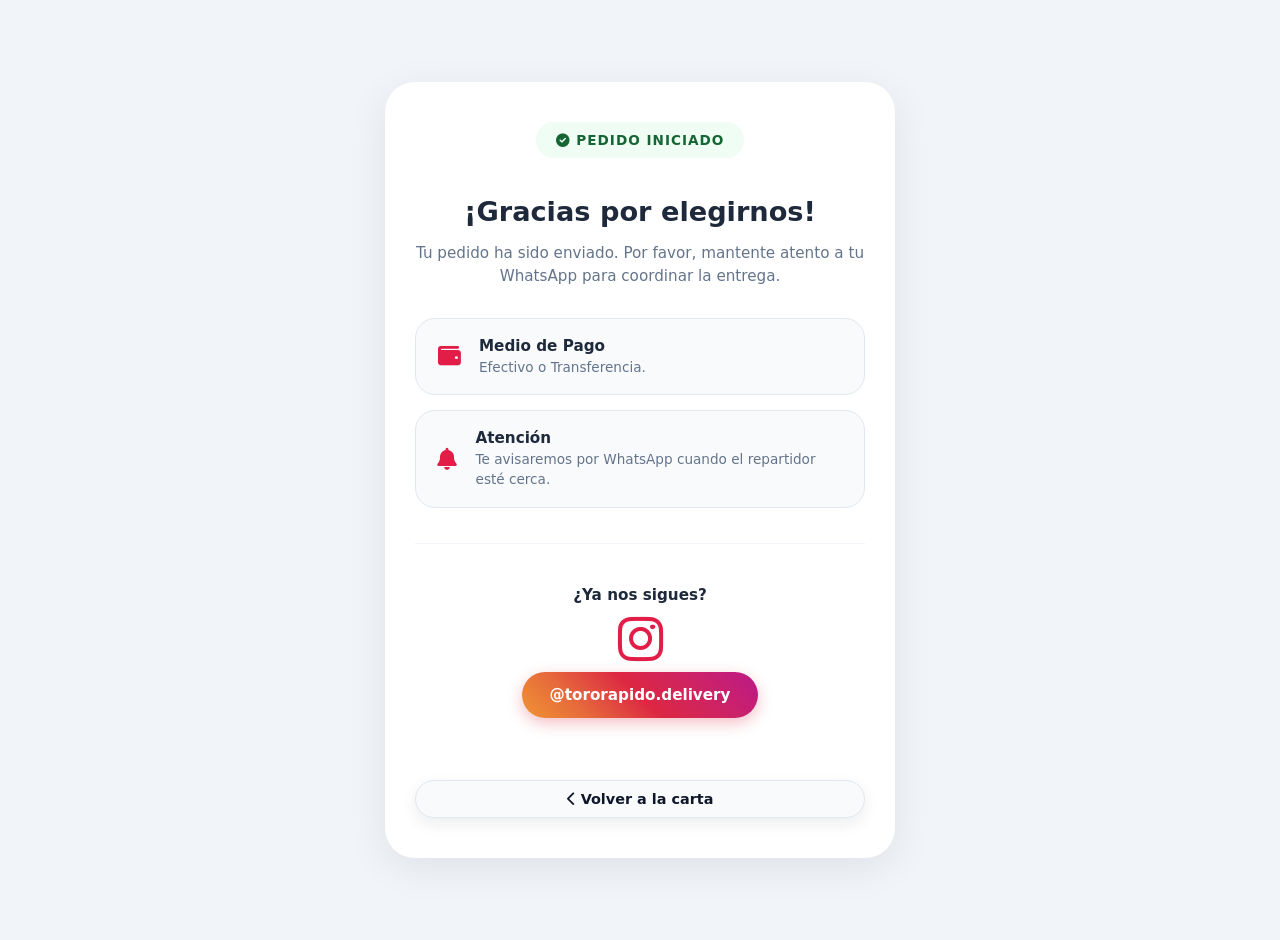
<file: confirmacion.html>
<!DOCTYPE html>
<html lang="es">
<head>
    <meta charset="UTF-8">
    <meta name="viewport" content="width=device-width, initial-scale=1.0">
    <title>Estado del Pedido - Toro Rápido</title>
    <link rel="stylesheet" href="https://cdnjs.cloudflare.com/ajax/libs/font-awesome/6.0.0/css/all.min.css">
    <link rel="stylesheet" href="confirmacion.css">
</head>
<body>

<div class="status-container">
    <div class="success-badge">
        <i class="fa-solid fa-circle-check"></i> Pedido Iniciado
    </div>

    <h1>¡Gracias por elegirnos!</h1>
    <p>Tu pedido ha sido enviado. Por favor, mantente atento a tu WhatsApp para coordinar la entrega.</p>

    <div class="info-grid">
        <div class="info-card">
            <i class="fa-solid fa-wallet"></i>
            <div class="info-text">
                <b>Medio de Pago</b>
                <span>Efectivo o Transferencia.</span>
            </div>
        </div>

        <div class="info-card">
            <i class="fa-solid fa-bell"></i>
            <div class="info-text">
                <b>Atención</b>
                <span>Te avisaremos por WhatsApp cuando el repartidor esté cerca.</span>
            </div>
        </div>
    </div>

    <div class="social-section">
        <p class="social-title">¿Ya nos sigues?</p>
        <div class="instagram-row">
            <i class="fa-brands fa-instagram fa-lg instagram-icon"></i>
            <a href="#" target="_blank" class="instagram-link" id="ig-link">
                <span id="ig-name">@ToroRapidoOk</span>
            </a>
        </div>
    </div>

    <a href="index.html" class="btn-back">
        <i class="fa-solid fa-chevron-left"></i> Volver a la carta
    </a>
</div>

<script src="config.js"></script>
<script>
    const igConfig = window.APP_CONFIG?.instagram || {};
    const igLink = document.getElementById("ig-link");
    const igName = document.getElementById("ig-name");
    if (igLink) igLink.href = igConfig.url || "#";
    if (igName) igName.textContent = igConfig.name ? `@${igConfig.name}` : "@ToroRapidoOk";
</script>
</body>
</html>
</file>
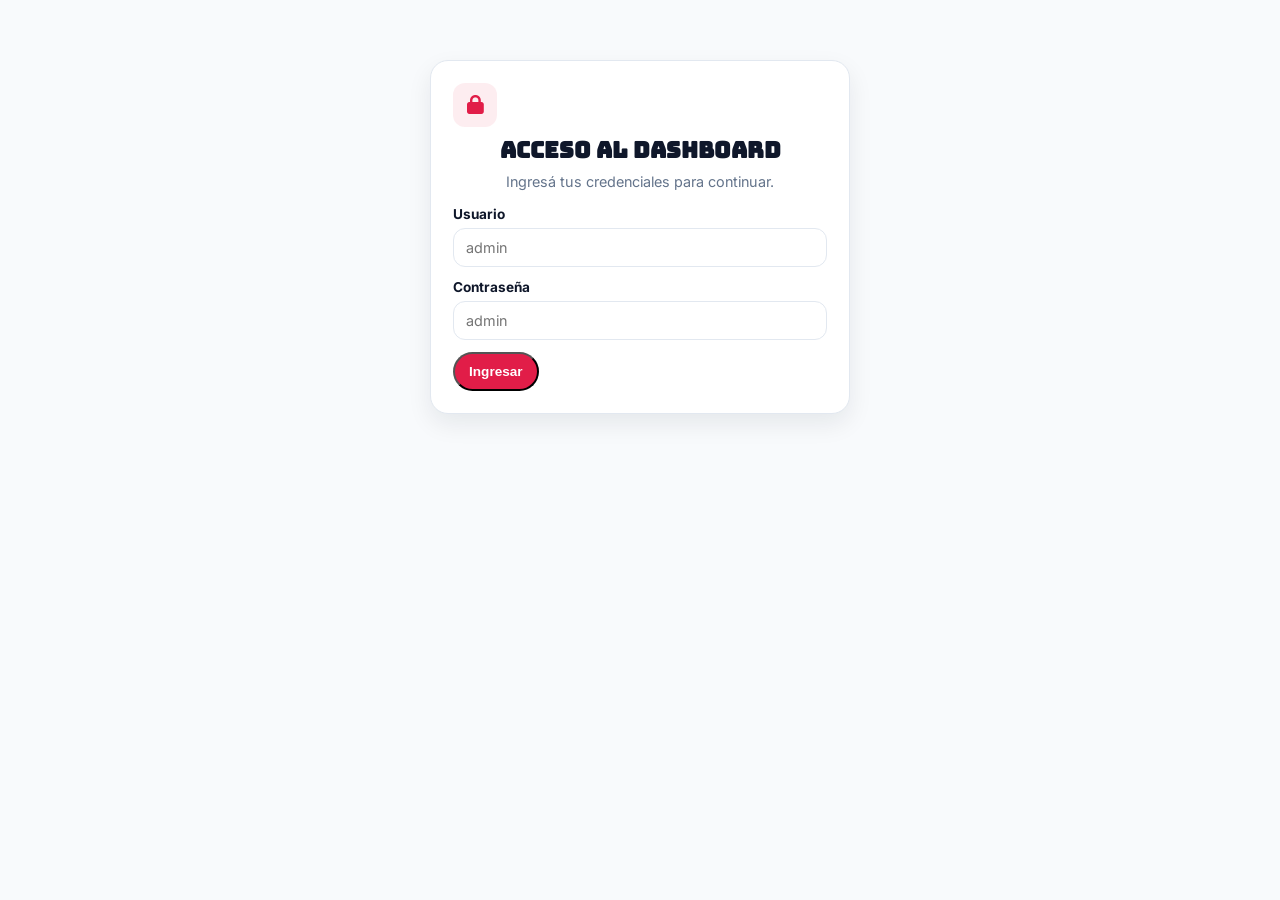
<file: dashboard.html>
<!DOCTYPE html>
<html lang="es">
<head>
    <meta charset="UTF-8">
    <meta name="viewport" content="width=device-width, initial-scale=1.0">
    <title>Redireccionando...</title>
</head>
<body>
    <script>
        const AUTH_KEY = "toro_admin_auth";
        const target = "scr/administracion/dashboard.html";
        let redirectTo = `${target}?login=1`;
        try {
            if (sessionStorage.getItem(AUTH_KEY) === "1") {
                redirectTo = target;
            }
        } catch (e) {}
        window.location.replace(redirectTo);
    </script>
</body>
</html>
</file>
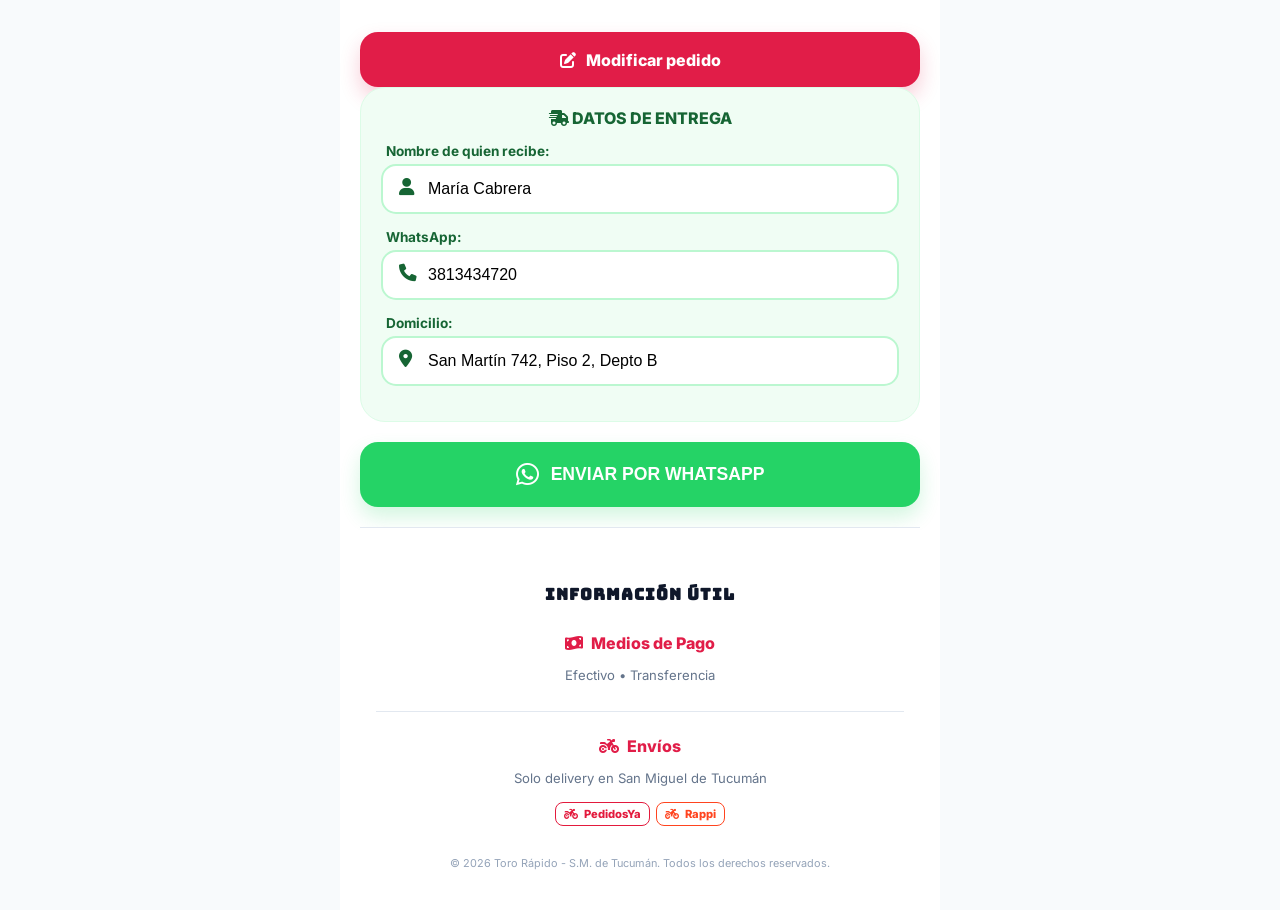
<file: pedidos.html>
<!DOCTYPE html>
<html lang="es">
<head>
    <meta charset="UTF-8">
    <meta name="viewport" content="width=device-width, initial-scale=1.0, maximum-scale=1.0, user-scalable=no">
    <title>Toro Rápido - Pedidos</title>
    <link rel="stylesheet" href="https://cdnjs.cloudflare.com/ajax/libs/font-awesome/6.0.0/css/all.min.css">
    <link href="https://fonts.googleapis.com/css2?family=Bungee&family=Inter:wght@400;800&display=swap" rel="stylesheet">
    <link rel="stylesheet" href="pedidos.css">
    <link rel="stylesheet" href="footer.css">
    <script src="config.js"></script>
    <script src="footer.js"></script>
</head>
<body>

<div id="overlay-carga">
    <i class="fas fa-spinner fa-spin fa-3x" style="color: var(--whatsapp-color);"></i>
    <p style="margin-top:15px; font-weight:700;">Procesando pedido...</p>
</div>

<div class="contenedor">
    <a href="menu.html" class="boton-volver-menu" onclick="sessionStorage.setItem('toro_scroll_resumen','1')">
        <i class="fa-solid fa-pen-to-square"></i> Modificar pedido
    </a>

    <div class="resumen-menu" id="resumen-menu" style="display:none;">
        <div class="resumen-menu-title">Resumen del pedido realizado</div>
        <div id="resumen-menu-items"></div>
        <div class="resumen-menu-row">
            <span>Subtotal</span>
            <strong id="resumen-menu-subtotal">$ 0</strong>
        </div>
        <div class="resumen-menu-row resumen-envio-row" id="resumen-envio-row">
            <span>Envío</span>
            <strong id="resumen-menu-envio">$ 0</strong>
        </div>
        <div class="resumen-menu-total">
            <span>Total</span>
            <strong id="resumen-menu-total">$ 0</strong>
        </div>
        <div class="resumen-menu-note">Revisá tu pedido antes de enviarlo por WhatsApp.</div>
    </div>

    <div class="resumen-caja" id="caja-resumen">
        <div style="font-weight: 800; margin-bottom: 15px; color: var(--azul-oscuro); text-align: center; text-transform: uppercase;">Resumen de Pedido</div>
        <div id="lista-resumen"></div>
        
        <div class="fila-resumen" id="fila-envio" style="border-bottom: none; color: #166534;">
            <span>Gastos de Envío</span>
            <strong id="monto-envio">$ 0</strong>
        </div>

        <div class="total-badge">
            <span style="font-weight:700;">TOTAL ESTIMADO</span>
            <span id="monto-total-display" style="font-weight:900; color:var(--rojo-toro); font-size:1.4em;">$ 0</span>
        </div>
        <div class="zona-aviso">
            ⚠️ Una vez recibido el pedido, analizaremos tu domicilio para confirmar si contamos con entregas en tu zona.
        </div>
    </div>

    <div class="datos-cliente">
        <div style="font-weight: 800; color: #166534; margin-bottom: 15px; font-size: 1em; text-align: center;"><i class="fa-solid fa-truck-fast"></i> DATOS DE ENTREGA</div>
        
        <div class="input-group">
            <label>Nombre de quien recibe:</label>
            <i class="fa-solid fa-user"></i>
            <input type="text" id="cust-name" class="input-field" placeholder="Ej: Juan Pérez" value="María Cabrera">
        </div>

        <div class="input-group">
            <label>WhatsApp:</label>
            <i class="fa-solid fa-phone"></i>
            <input type="tel" id="cust-phone" class="input-field" placeholder="Ej: 3814556677" value="3813434720">
        </div>

        <div class="input-group">
            <label>Domicilio:</label>
            <i class="fa-solid fa-location-dot"></i>
            <input type="text" id="cust-address" class="input-field" placeholder="Calle, número, piso y depto..." value="San Martín 742, Piso 2, Depto B">
        </div>
    </div>

    <button onclick="enviarPedido()" class="boton-pedido">
        <i class="fa-brands fa-whatsapp fa-xl"></i> ENVIAR POR WHATSAPP
    </button>
    <div id="site-footer"></div>
</div>

<script>
    const TELEFONO_NEGOCIO = window.APP_CONFIG?.telefonoNegocio || "5493814130520"; 
    const URL_APPS_SCRIPT = window.APP_CONFIG?.appsScriptUrl || "https://script.google.com/macros/s/AKfycbzllzUCk1UqUV08XINHmy6Omvcl6JZ8_jRYY8k1WS2N_Kgnyec_mEp9CdVUdhrafC_B/exec";

    const COSTO_ENVIO_BASE = Number(window.APP_CONFIG?.costoEnvioBase) || 1500; 
    const MONTO_MINIMO_ENVIO_GRATIS = Number(window.APP_CONFIG?.montoMinimoEnvioGratis) || 25000;

    function formatearMoneda(valor) { return `$ ${Number(valor).toLocaleString('es-AR')}`; }


    async function enviarPedido() {
        const n = document.getElementById('cust-name').value.trim();
        const w = document.getElementById('cust-phone').value.trim();
        const d = document.getElementById('cust-address').value.trim();
        if(!n || !d || !w) { alert("⚠️ Por favor, completa tus datos de entrega."); return; }

        const payload = leerPedidoMenu();
        if (!payload || !Array.isArray(payload.items) || payload.items.length === 0) {
            alert("❌ No encontramos productos del menú. Volvé a seleccionar tu pedido.");
            return;
        }

        const productosParaSheet = payload.items.map((item) => ({
            categoria: item.category || "",
            idproducto: item.id,
            producto: item.name,
            precio: item.price,
            cantidad: item.qty,
            subtotal: item.subtotal
        }));

        const itemsWhatsApp = payload.items.map((item) => {
            const isPromo = (item.category || "").toLowerCase().includes("promo");
            return `* (x${item.qty}) ${isPromo ? "[PROMO] " : ""}${item.name} ${formatearMoneda(item.subtotal)}`;
        }).join("\n");

        const subtotal = payload.subtotal || 0;
        if(subtotal === 0) { alert("❌ Selecciona productos antes de enviar."); return; }

        document.getElementById('overlay-carga').style.display = 'flex';
        const costoEnvio = payload.delivery ?? (subtotal >= MONTO_MINIMO_ENVIO_GRATIS ? 0 : COSTO_ENVIO_BASE);
        const ahora = new Date();
        const idPedido = "PED-" + ahora.getTime();

        try {
            await fetch(URL_APPS_SCRIPT, {
                method: "POST",
                mode: "no-cors", 
                body: JSON.stringify({
                    idpedido: idPedido,
                    fecha: ahora.toLocaleDateString('es-AR'),
                    hora: ahora.toLocaleTimeString('es-AR'),
                    cliente: n, whatsapp: w, direccion: d,
                    total: subtotal + costoEnvio,
                    productos: productosParaSheet
                })
            });
            sessionStorage.removeItem("toro_pedido");
        } catch (e) { console.error(e); }

        let msg = `*TORO RÁPIDO - DELIVERY*\n_ID: ${idPedido}_\n\n*Cliente* ${n}\n*Domicilio:* ${d}\n*WSP:* ${w}\n\n*Detalle del Pedido*\n${itemsWhatsApp}`;
        msg += `\n\n*SUBTOTAL:* ${formatearMoneda(subtotal)}`;
        msg += `\n*ENVÍO:* ${costoEnvio === 0 ? "¡GRATIS!" : formatearMoneda(costoEnvio)}`;
        msg += `\n*TOTAL:* ${formatearMoneda(subtotal + costoEnvio)}\n\n_⚠️ Sujeto a confirmación de zona._`;

        document.getElementById('overlay-carga').style.display = 'none';
        window.open(`https://wa.me/${TELEFONO_NEGOCIO}?text=${encodeURIComponent(msg)}`, '_blank');
        window.location.href = "confirmacion.html";
    }

    function leerPedidoMenu() {
        const params = new URLSearchParams(window.location.search);
        let payload = null;
        const raw = params.get("pedido");
        if (raw) {
            try {
                payload = JSON.parse(decodeURIComponent(raw));
            } catch (e) {
                console.error(e);
            }
        }
        if (!payload) {
            try {
                const stored = sessionStorage.getItem("toro_pedido");
                if (stored) payload = JSON.parse(stored);
            } catch (e) {
                console.error(e);
            }
        }
        return payload;
    }

    function renderResumenMenu() {
        const container = document.getElementById("resumen-menu");
        const list = document.getElementById("resumen-menu-items");
        const subtotalEl = document.getElementById("resumen-menu-subtotal");
        const envioEl = document.getElementById("resumen-menu-envio");
        const totalEl = document.getElementById("resumen-menu-total");
        if (!container || !list || !subtotalEl || !envioEl || !totalEl) return;

        const payload = leerPedidoMenu();
        if (!payload || !Array.isArray(payload.items) || payload.items.length === 0) return;

        list.innerHTML = payload.items.map((item) => {
            const isPromo = (item.category || "").toLowerCase().includes("promo");
            const label = `${item.qty}x ${item.name}${isPromo ? " [PROMO]" : ""}`;
            return `
                <div class="resumen-menu-item${isPromo ? " item-promo" : ""}">
                    <span>${label}</span>
                    <strong>${formatearMoneda(item.subtotal)}</strong>
                </div>
            `;
        }).join("");

        subtotalEl.innerText = formatearMoneda(payload.subtotal || 0);
        const envioRow = document.getElementById("resumen-envio-row");
        if ((payload.subtotal || 0) > 0 && (payload.delivery || 0) === 0) {
            envioEl.innerText = "¡GRATIS!";
            if (envioRow) envioRow.classList.add("envio-gratis");
        } else {
            envioEl.innerText = formatearMoneda(payload.delivery || 0);
            if (envioRow) envioRow.classList.remove("envio-gratis");
        }
        totalEl.innerText = formatearMoneda(payload.total || 0);
        container.style.display = "block";
    }

    function initPedidos() {
        renderResumenMenu();
    }

    async function cargarPie() {
        const container = document.getElementById("site-footer");
        if (!container) return;
        try {
            const response = await fetch("footer.html");
            if (!response.ok) return;
            container.innerHTML = await response.text();
            window.applyFooterConfig?.();
        } catch (e) {
            console.error(e);
        }
    }

    async function initPedidos() {
        renderResumenMenu();
        await cargarPie();
    }

    window.onload = initPedidos;
</script>
</body>
</html>
</file>
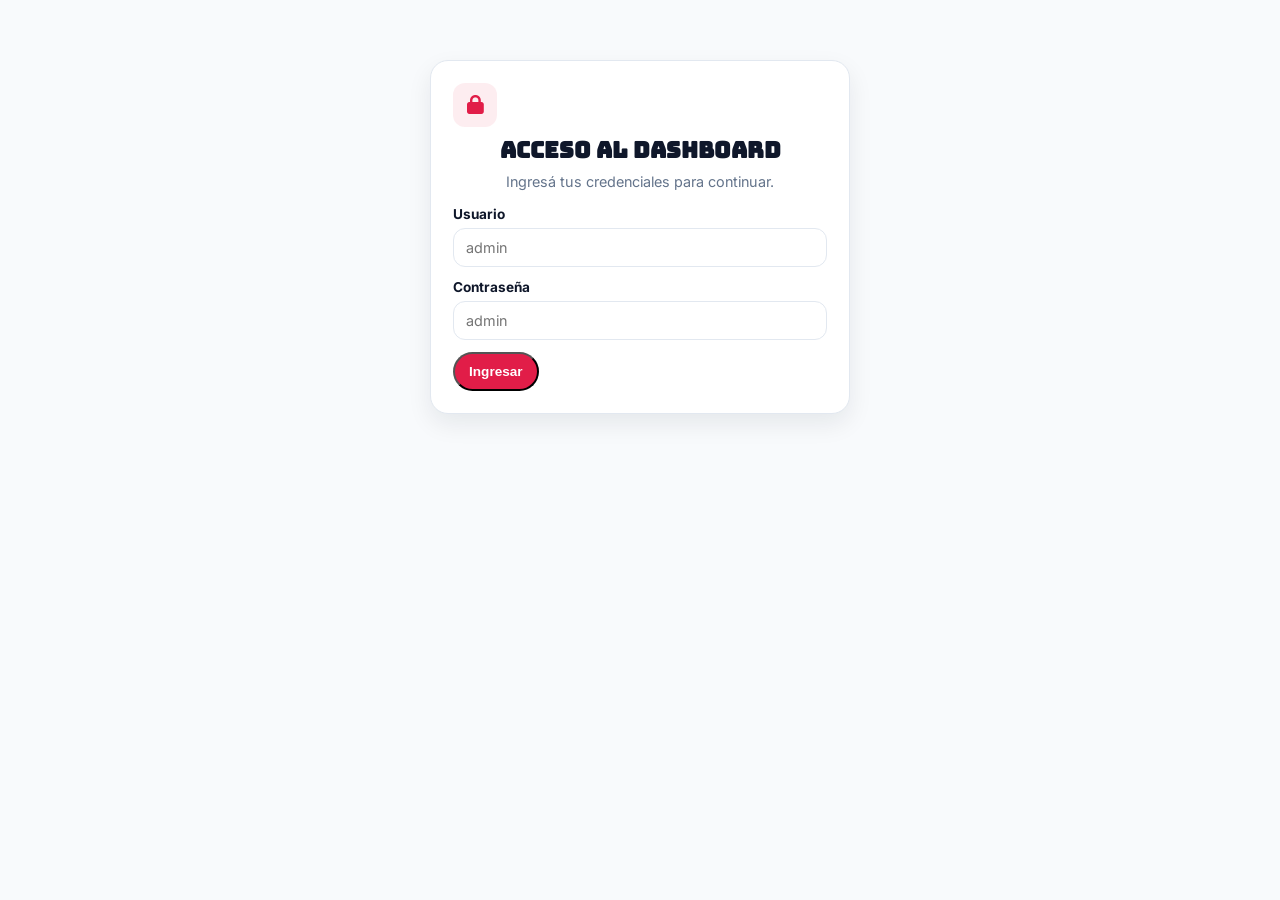
<file: scr/administracion/dashboard.html>
<!DOCTYPE html>
<html lang="es">
<head>
    <meta charset="UTF-8">
    <meta name="viewport" content="width=device-width, initial-scale=1.0">
    <title>Dashboard - Toro Rápido</title>
    <link rel="stylesheet" href="https://cdnjs.cloudflare.com/ajax/libs/font-awesome/6.0.0/css/all.min.css">
    <link href="https://fonts.googleapis.com/css2?family=Bungee&family=Inter:wght@400;800&display=swap" rel="stylesheet">
    <link rel="stylesheet" href="dashboard.css">
</head>
<body>
    <main class="dashboard">
        <section class="login-card" id="login-card">
            <div class="login-header">
                <div class="dash-icon"><i class="fa-solid fa-lock"></i></div>
                <h1>Acceso al Dashboard</h1>
                <p>Ingresá tus credenciales para continuar.</p>
            </div>
            <form class="login-form" id="login-form">
                <label class="field">
                    <span>Usuario</span>
                    <input type="text" id="login-user" placeholder="admin" autocomplete="username" required>
                </label>
                <label class="field">
                    <span>Contraseña</span>
                    <input type="password" id="login-pass" placeholder="admin" autocomplete="current-password" required>
                </label>
                <button class="dash-btn" type="submit">Ingresar</button>
                <div class="login-error" id="login-error">Usuario o contraseña incorrectos.</div>
            </form>
        </section>

        <section class="dashboard-content" id="dashboard-content" aria-hidden="true">
            <header class="dashboard-header">
                <h1>Panel de Administración</h1>
                <p>Accesos rápidos para configurar y operar tu negocio.</p>
            </header>

            <section class="dashboard-grid">
                <article class="dash-card">
                    <div class="dash-icon"><i class="fa-solid fa-gear"></i></div>
                    <h2>Configuración</h2>
                    <p>Editá variables globales como WhatsApp, envíos y límites.</p>
                    <a class="dash-btn" href="../../config.js" target="_blank">Abrir config.js</a>
                </article>

                <article class="dash-card">
                    <div class="dash-icon"><i class="fa-solid fa-layer-group"></i></div>
                    <h2>Admin Menú</h2>
                    <p>Visualizá los ítems del menú desde el Sheet.</p>
                    <a class="dash-btn" href="admin-menu/admin-menu.html">Abrir admin menú</a>
                </article>

                <article class="dash-card">
                    <div class="dash-icon"><i class="fa-solid fa-utensils"></i></div>
                    <h2>Menú (Vista pública)</h2>
                    <p>Visualizá cómo se verá el menú publicado.</p>
                    <a class="dash-btn" href="../menu/menu.html">Ver menú publicado</a>
                </article>

                <article class="dash-card">
                    <div class="dash-icon"><i class="fa-solid fa-receipt"></i></div>
                    <h2>Pedidos</h2>
                    <p>Gestioná pedidos y datos de entrega.</p>
                    <a class="dash-btn" href="../pedidos/pedidos.html">Ir a pedidos</a>
                </article>
            </section>

            <a class="back-home" href="../../index.html">
                <i class="fa-solid fa-chevron-left"></i> Volver al inicio
            </a>
            <button class="logout-btn" id="logout-btn" type="button">
                <i class="fa-solid fa-right-from-bracket"></i> Cerrar sesión
            </button>
        </section>
    </main>

    <script>
        const AUTH_KEY = "toro_admin_auth";
        const loginForm = document.getElementById("login-form");
        const loginUser = document.getElementById("login-user");
        const loginPass = document.getElementById("login-pass");
        const loginError = document.getElementById("login-error");
        const loginCard = document.getElementById("login-card");
        const dashboardContent = document.getElementById("dashboard-content");
        const logoutBtn = document.getElementById("logout-btn");

        const showDashboard = () => {
            if (loginError) loginError.style.display = "none";
            if (loginCard) loginCard.style.display = "none";
            if (dashboardContent) {
                dashboardContent.style.display = "block";
                dashboardContent.setAttribute("aria-hidden", "false");
            }
        };

        const showLogin = () => {
            if (loginCard) loginCard.style.display = "grid";
            if (dashboardContent) {
                dashboardContent.style.display = "none";
                dashboardContent.setAttribute("aria-hidden", "true");
            }
        };

        try {
            if (sessionStorage.getItem(AUTH_KEY) === "1") {
                showDashboard();
            } else {
                showLogin();
            }
        } catch (e) {
            showLogin();
        }

        loginForm?.addEventListener("submit", (event) => {
            event.preventDefault();
            const user = loginUser?.value.trim() || "";
            const pass = loginPass?.value.trim() || "";
            const ok = user === "admin" && pass === "admin";
            if (!ok) {
                if (loginError) loginError.style.display = "block";
                return;
            }
            try { sessionStorage.setItem(AUTH_KEY, "1"); } catch (e) {}
            showDashboard();
        });

        logoutBtn?.addEventListener("click", () => {
            try { sessionStorage.removeItem(AUTH_KEY); } catch (e) {}
            showLogin();
        });
    </script>
</body>
</html>
</file>
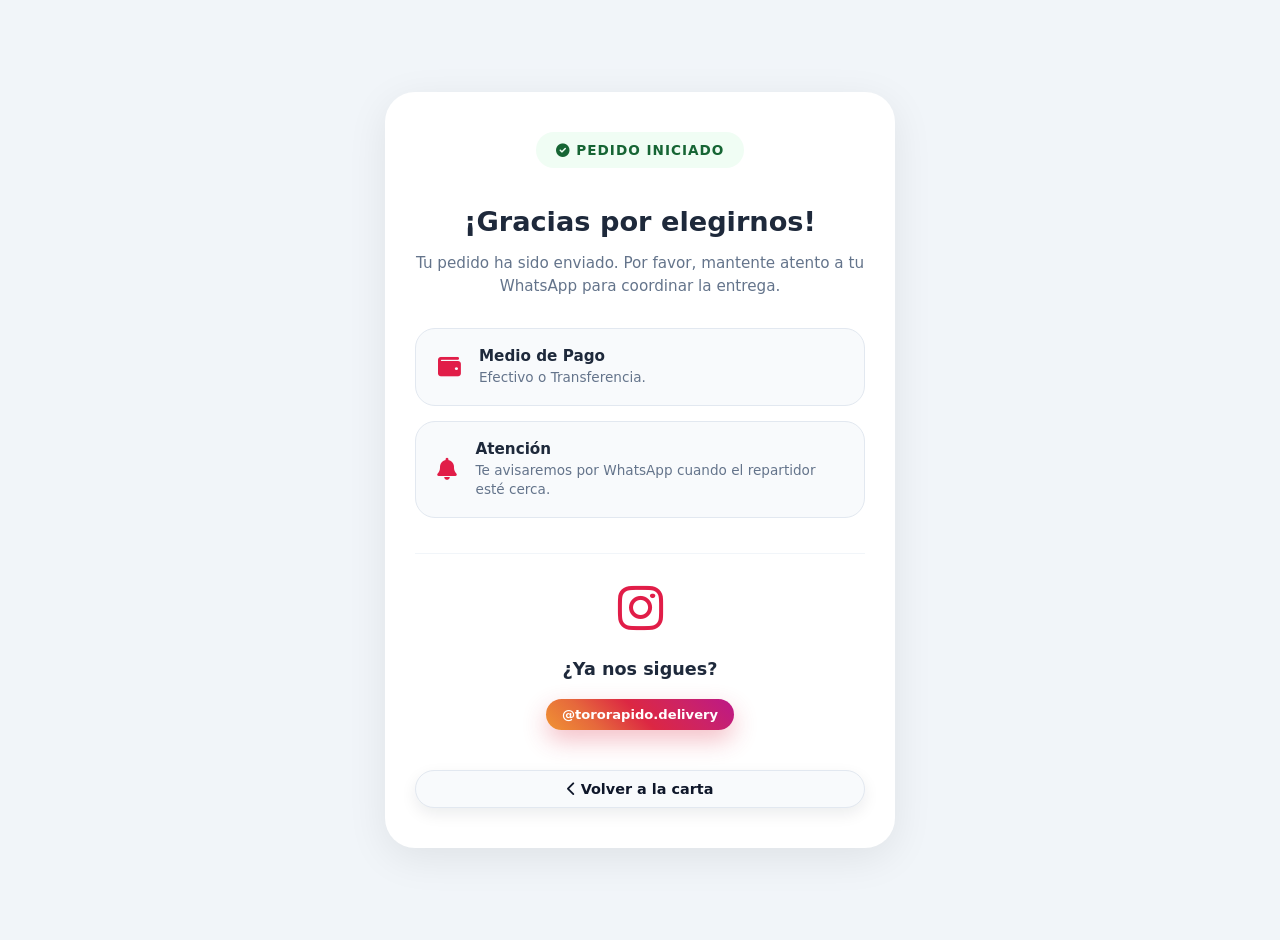
<file: scr/confirmacion/confirmacion.html>
<!DOCTYPE html>
<html lang="es">
<head>
    <meta charset="UTF-8">
    <meta name="viewport" content="width=device-width, initial-scale=1.0">
    <title>Estado del Pedido - Toro Rápido</title>
    <link rel="stylesheet" href="https://cdnjs.cloudflare.com/ajax/libs/font-awesome/6.0.0/css/all.min.css">
    <link rel="stylesheet" href="confirmacion.css">
</head>
<body>

<div class="status-container">
    <div class="success-badge">
        <i class="fa-solid fa-circle-check"></i> Pedido Iniciado
    </div>

    <h1>¡Gracias por elegirnos!</h1>
    <p>Tu pedido ha sido enviado. Por favor, mantente atento a tu WhatsApp para coordinar la entrega.</p>

    <div class="info-grid">
        <div class="info-card">
            <i class="fa-solid fa-wallet"></i>
            <div class="info-text">
                <b>Medio de Pago</b>
                <span>Efectivo o Transferencia.</span>
            </div>
        </div>

        <div class="info-card">
            <i class="fa-solid fa-bell"></i>
            <div class="info-text">
                <b>Atención</b>
                <span>Te avisaremos por WhatsApp cuando el repartidor esté cerca.</span>
            </div>
        </div>
    </div>

    <div class="social-section">
        <div class="social-container">
            <div class="social-icon"><i class="fa-brands fa-instagram"></i></div>
            <div class="social-title">¿Ya nos sigues?</div>
            <a class="social-card" id="ig-link" href="#" target="_blank">
                <span id="ig-name">@ToroRapidoOk</span>
            </a>
        </div>
    </div>

    <a href="../../index.html" class="btn-back">
        <i class="fa-solid fa-chevron-left"></i> Volver a la carta
    </a>
</div>

<script src="../../config.js"></script>
<script>
    const igConfig = window.APP_CONFIG?.instagram || {};
    const igLink = document.getElementById("ig-link");
    const igName = document.getElementById("ig-name");
    if (igLink) igLink.href = igConfig.url || "#";
    if (igName) igName.textContent = igConfig.name ? `@${igConfig.name}` : "@ToroRapidoOk";
</script>
</body>
</html>
</file>
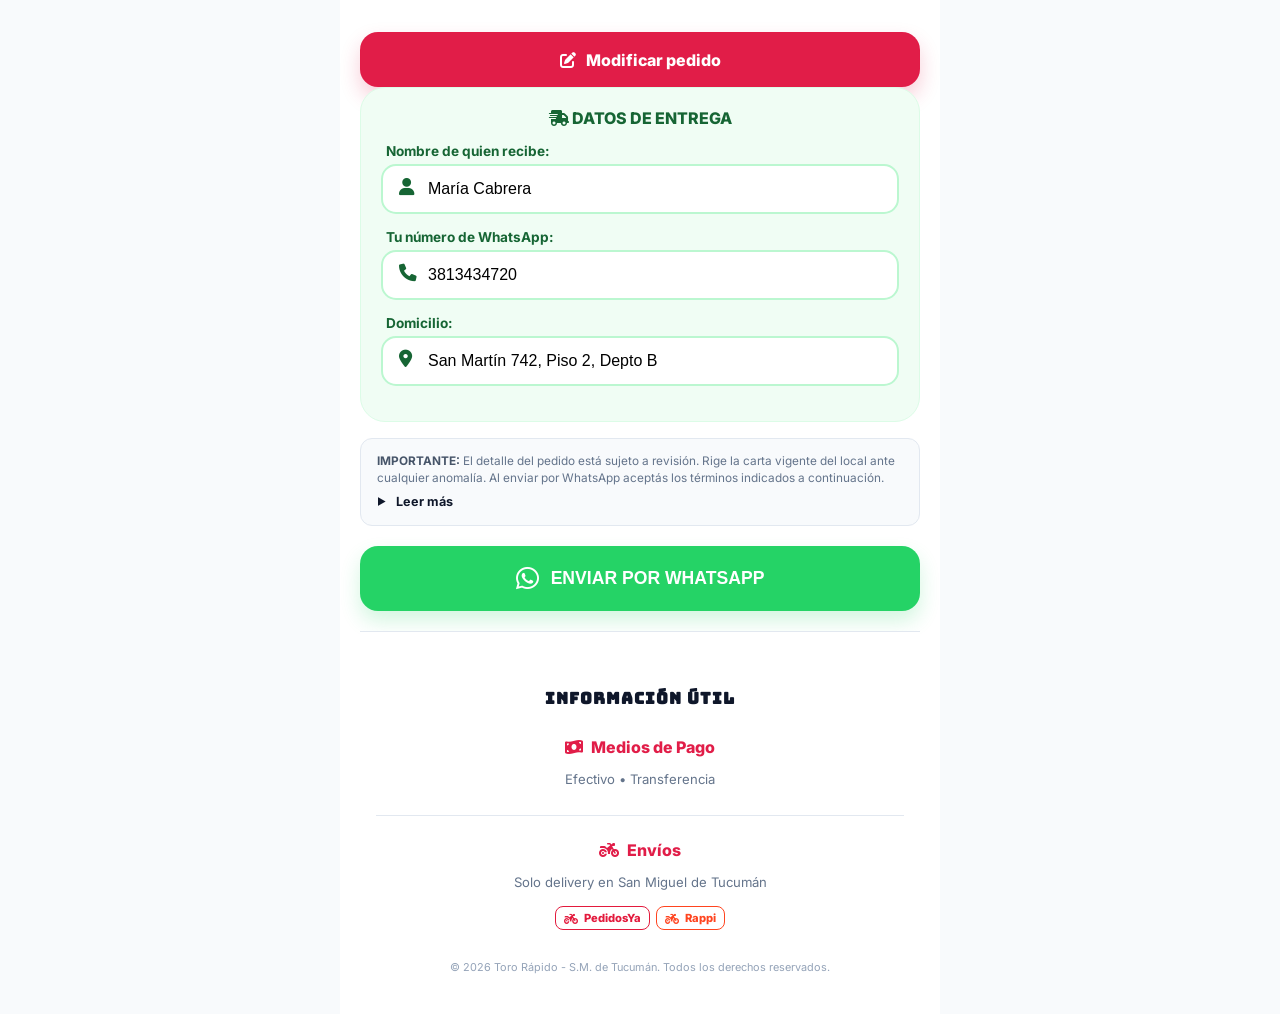
<file: scr/pedidos/pedidos.html>
<!DOCTYPE html>
<html lang="es">
<head>
    <meta charset="UTF-8">
    <meta name="viewport" content="width=device-width, initial-scale=1.0, maximum-scale=5.0, viewport-fit=cover">
    <meta name="theme-color" content="#0f172a">
    <title>Toro Rápido - Pedidos</title>
    <link rel="preconnect" href="https://cdnjs.cloudflare.com" crossorigin>
    <link rel="preconnect" href="https://fonts.googleapis.com">
    <link rel="preconnect" href="https://fonts.gstatic.com" crossorigin>
    <link rel="stylesheet" href="https://cdnjs.cloudflare.com/ajax/libs/font-awesome/6.0.0/css/all.min.css">
    <link href="https://fonts.googleapis.com/css2?family=Bungee&family=Inter:wght@400;800&display=swap" rel="stylesheet">
    <link rel="stylesheet" href="pedidos.css">
    <link rel="stylesheet" href="../footer/footer.css">
</head>
<body>

<div id="overlay-carga">
    <i class="fas fa-spinner fa-spin fa-3x" style="color: var(--whatsapp-color);"></i>
    <p style="margin-top:15px; font-weight:700;">Procesando pedido...</p>
</div>

<div class="contenedor">
    <div id="pedidos-banner-reserva" class="pedidos-banner-reserva" style="display:none;">
        <div class="pedidos-banner-reserva-content">
            <div class="pedidos-banner-reserva-titulo"><i class="fa-solid fa-calendar-check"></i> Estás realizando una <strong>RESERVA</strong></div>
            <p class="pedidos-banner-reserva-leyenda">La reserva del pedido será tomada al momento de la apertura del local.</p>
            <p id="pedidos-banner-reserva-tiempo" class="pedidos-banner-reserva-tiempo" style="display:none;"></p>
        </div>
    </div>
    <a id="link-modificar-pedido" href="../menu/menu-simple/menu-simple.html" class="boton-volver-menu" onclick="sessionStorage.setItem('toro_scroll_resumen','1')">
        <i class="fa-solid fa-pen-to-square"></i> <span id="link-modificar-texto">Modificar pedido</span>
    </a>

    <div class="resumen-menu" id="resumen-menu" style="display:none;">
        <div id="resumen-alerta-opciones" class="resumen-alerta-opciones" style="display:none;">
            <i class="fa-solid fa-circle-exclamation"></i>
            <span>Algunos productos requieren elegir opciones antes de enviar. Usá <strong>Elegir opciones</strong> en cada ítem y luego volvé a esta página.</span>
        </div>
        <div class="resumen-menu-title">Resumen del pedido realizado</div>
        <div id="resumen-menu-items"></div>
        <div class="resumen-menu-row">
            <span>Subtotal</span>
            <strong id="resumen-menu-subtotal">$ 0</strong>
        </div>
        <div class="resumen-menu-row resumen-envio-row" id="resumen-envio-row">
            <span>Envío</span>
            <strong id="resumen-menu-envio">$ 0</strong>
        </div>
        <div class="resumen-menu-total">
            <span>Total</span>
            <strong id="resumen-menu-total">$ 0</strong>
        </div>
        <div id="resumen-menu-note" class="resumen-menu-note">Revisá tu pedido antes de enviarlo por WhatsApp.</div>
    </div>

    <div class="resumen-caja" id="caja-resumen">
        <div style="font-weight: 800; margin-bottom: 15px; color: var(--azul-oscuro); text-align: center; text-transform: uppercase;">Resumen de Pedido</div>
        <div id="lista-resumen"></div>
        
        <div class="fila-resumen" id="fila-envio" style="border-bottom: none; color: #166534;">
            <span>Gastos de Envío</span>
            <strong id="monto-envio">$ 0</strong>
        </div>

        <div class="total-badge">
            <span style="font-weight:700;">TOTAL ESTIMADO</span>
            <span id="monto-total-display" style="font-weight:900; color:var(--rojo-toro); font-size:1.4em;">$ 0</span>
        </div>
        <div class="zona-aviso">
            ⚠️ Una vez recibido el pedido, analizaremos tu domicilio para confirmar si contamos con entregas en tu zona.
        </div>
    </div>

    <div class="datos-cliente">
        <div style="font-weight: 800; color: #166534; margin-bottom: 15px; font-size: 1em; text-align: center;"><i class="fa-solid fa-truck-fast"></i> DATOS DE ENTREGA</div>
        
        <div class="input-group">
            <label>Nombre de quien recibe:</label>
            <i class="fa-solid fa-user"></i>
            <input type="text" id="cust-name" class="input-field" placeholder="Ej: Juan Pérez" value="María Cabrera">
        </div>

        <div class="input-group">
            <label>Tu número de WhatsApp:</label>
            <i class="fa-solid fa-phone"></i>
            <input type="tel" id="cust-phone" class="input-field" placeholder="Ej: 3814556677" value="3813434720">
        </div>

        <div class="input-group">
            <label>Domicilio:</label>
            <i class="fa-solid fa-location-dot"></i>
            <input type="text" id="cust-address" class="input-field" placeholder="Calle, número, piso y depto..." value="San Martín 742, Piso 2, Depto B">
        </div>
    </div>

    <div class="aviso-legal-pedido" aria-label="Cláusula de descargo y términos">
        <p class="aviso-resumen"><strong>IMPORTANTE:</strong> El detalle del pedido está sujeto a revisión. Rige la carta vigente del local ante cualquier anomalía. Al enviar por WhatsApp aceptás los términos indicados a continuación.</p>
        <details class="aviso-details">
            <summary class="aviso-summary">
                <span class="aviso-leer-mas">Leer más</span>
                <span class="aviso-leer-menos">Leer menos</span>
            </summary>
            <div class="aviso-texto-completo">
                <p><strong>Cláusula de descargo y términos aceptados al enviar el pedido por WhatsApp</strong></p>
                <p>El detalle del pedido —cantidad, descripción de ítems, precios y totales— queda sujeto a revisión y confirmación por el establecimiento. El texto generado por esta aplicación y enviado por WhatsApp tiene carácter meramente informativo y de buena fe; puede ser modificado por el usuario antes o después de su envío y <strong>no constituye oferta vinculante, propuesta contractual ni documento con valor legal</strong>. Prevalece como única referencia válida y obligatoria la carta y los precios vigentes del local al momento de la confirmación del pedido por parte del comercio.</p>
                <p>El establecimiento <strong>no se responsabiliza</strong> por discrepancias, errores, omisiones o reclamaciones derivadas de alteraciones del mensaje, de su interpretación o de la utilización de medios electrónicos o de terceros. Al utilizar el botón «Enviar por WhatsApp» el usuario declara conocer y aceptar en forma expresa estos términos y condiciones en su totalidad, para todos los efectos legales que correspondan.</p>
                <p><em>Sin perjuicio de los derechos que las leyes de defensa del consumidor no permitan renunciar, el uso de esta funcionalidad implica la aceptación de las limitaciones aquí indicadas.</em></p>
            </div>
        </details>
    </div>

    <button type="button" id="boton-enviar-whatsapp" onclick="enviarPedido()" class="boton-pedido" disabled>
        <i class="fa-brands fa-whatsapp fa-xl"></i> ENVIAR POR WHATSAPP
    </button>
    <div id="site-footer"></div>
</div>

    <script src="../../config.js" defer></script>
    <script src="../sesion-pedido.js" defer></script>
    <script src="../menu/horario-atencion.js" defer></script>
    <script src="../footer/footer.js" defer></script>
    <script src="pedidos.js" defer></script>
</body>
</html>
</file>
<file: confirmacion.css>
:root {
    --primary-red: #e11d48;
    --soft-red: #fff1f2;
    --dark-blue: #1e293b;
    --whatsapp: #25d366;
    --instagram: linear-gradient(45deg, #f09433 0%,#e6683c 25%,#dc2743 50%,#cc2366 75%,#bc1888 100%);
    --light-green: #f0fdf4;
    --gray-bg: #f8fafc;
}

body {
    font-family: 'Segoe UI', system-ui, sans-serif;
    background-color: #f1f5f9;
    color: #334155;
    margin: 0;
    display: flex;
    align-items: center;
    justify-content: center;
    min-height: 100vh;
    padding: 20px;
}

.status-container {
    max-width: 450px;
    width: 100%;
    background: white;
    padding: 40px 30px;
    border-radius: 30px;
    box-shadow: 0 10px 40px rgba(0,0,0,0.08);
    text-align: center;
    margin: 0;
}

.success-badge {
    display: inline-block;
    background: var(--light-green);
    color: #166534;
    padding: 10px 20px;
    border-radius: 50px;
    font-weight: 800;
    font-size: 0.85em;
    margin-bottom: 20px;
    text-transform: uppercase;
    letter-spacing: 1px;
}

h1 { color: var(--dark-blue); font-size: 1.7em; margin-bottom: 10px; }
p { color: #64748b; line-height: 1.5; margin-bottom: 30px; font-size: 0.95em; }

/* Tarjetas de Información */
.info-grid {
    display: grid;
    gap: 15px;
    margin-bottom: 35px;
}

.info-card {
    display: flex;
    align-items: center;
    gap: 15px;
    background: var(--gray-bg);
    padding: 18px;
    border-radius: 20px;
    border: 1px solid #e2e8f0;
    text-align: left;
}

.info-card i {
    font-size: 1.4em;
    color: var(--primary-red);
    width: 30px;
    text-align: center;
}

.info-text b {
    display: block;
    color: var(--dark-blue);
    font-size: 0.95em;
    margin-bottom: 2px;
}

.info-text span {
    font-size: 0.85em;
    color: #64748b;
    line-height: 1.3;
}

/* Sección Social (Instagram) */
.social-section {
    margin-top: 20px;
    padding-top: 25px;
    border-top: 1px solid #f1f5f9;
    margin-bottom: clamp(18px, 4vw, 40px);
}

.social-title {
    margin-bottom: 15px;
    font-weight: 700;
    color: var(--dark-blue);
}

.instagram-row {
    display: inline-flex;
    flex-direction: column;
    align-items: center;
    gap: clamp(18px, 3.5vw, 32px);
    margin: clamp(6px, 1.8vw, 16px) 0 clamp(10px, 2.4vw, 22px);
}

.instagram-icon {
    color: #e11d48;
    font-size: 3.2rem;
    margin: 0;
}

.instagram-link {
    display: inline-flex;
    align-items: center;
    background: var(--instagram);
    color: white;
    padding: 14px 28px;
    border-radius: 50px;
    text-decoration: none;
    font-weight: 700;
    font-size: 0.95em;
    transition: 0.3s;
    box-shadow: 0 5px 15px rgba(220, 39, 67, 0.3);
}

.instagram-link:hover {
    transform: scale(1.05);
    box-shadow: 0 8px 20px rgba(220, 39, 67, 0.4);
}

.btn-back {
    display: block;
    margin-top: clamp(12px, 3vw, 24px);
    color: #0f172a;
    text-decoration: none;
    font-size: 0.9em;
    font-weight: 700;
    padding: 10px 14px;
    border-radius: 999px;
    background: #f8fafc;
    border: 1px solid #e2e8f0;
    box-shadow: 0 6px 16px rgba(15, 23, 42, 0.08);
}

.btn-back:hover { color: var(--dark-blue); background: #eef2f7; }

@media (max-width: 600px) {
    body { padding: 12px; }
    .status-container { padding: 28px 20px; border-radius: 24px; }
    h1 { font-size: 1.5em; }
    p { font-size: 0.9em; }
    .info-card { padding: 14px; border-radius: 16px; }
}
</file>
<file: pedidos.css>
:root {
    --rojo-toro: #e11d48;
    --rojo-suave: #fff1f2;
    --azul-oscuro: #0f172a;
    --gris-texto: #64748b;
    --whatsapp-color: #25d366;
    --amarillo-aviso: #fefce8;
    --borde-aviso: #fef08a;
    --oro-promo: #fbbf24;
}

* { -webkit-tap-highlight-color: transparent; box-sizing: border-box; touch-action: manipulation; }
html, body { margin: 0; padding: 0; width: 100%; min-height: 100%; background-color: #f8fafc; -webkit-overflow-scrolling: touch; overflow-x: hidden; }
body { font-family: 'Inter', system-ui, sans-serif; color: #334155; }

.contenedor { width: 100%; max-width: 600px; margin: 0 auto; background: white; padding: 20px; }

/* CATEGORÍAS */
.categoria-bloque { margin-bottom: 16px; border-radius: 20px; border: 1px solid #f1f5f9; overflow: hidden; background: #fff; }
.categoria-header { 
    background: #ffffff; padding: 20px; color: var(--azul-oscuro); font-weight: 800; font-size: 1.1em; 
    text-transform: uppercase; border-left: 6px solid var(--rojo-toro); 
    cursor: pointer; display: flex; justify-content: space-between; align-items: center;
}
.categoria-bloque.es-promo { border: 2px solid var(--oro-promo); }
.categoria-bloque.es-promo .categoria-header { color: #b45309; border-left: 6px solid var(--oro-promo); }
.categoria-contenido { display: none; padding: 10px; background: #fff; }
.categoria-bloque.activa .categoria-contenido { display: block; }

/* DISEÑO DE PRODUCTOS MEJORADO */
.producto-fila { 
    display: flex; 
    flex-direction: column;
    background: #ffffff; 
    border: 1px solid #f1f5f9; 
    border-radius: 20px; 
    margin-bottom: 15px;
    padding: 12px;
    box-shadow: 0 2px 8px rgba(0,0,0,0.04);
}
.producto-arriba { display: flex; gap: 15px; align-items: flex-start; margin-bottom: 12px; }
.producto-img { width: 90px; height: 90px; object-fit: cover; border-radius: 12px; flex-shrink: 0; background: #f1f5f9; }
.producto-info { flex: 1; display: flex; flex-direction: column; }
.producto-nombre { font-weight: 800; font-size: 1.1em; color: var(--azul-oscuro); line-height: 1.2; margin-bottom: 4px; }
.producto-desc { font-size: 0.85em; color: var(--gris-texto); line-height: 1.3; margin-bottom: 8px; }
.producto-precio { color: var(--rojo-toro); font-weight: 900; font-size: 1.15em; }

.selector-cantidad { 
    display: flex; align-items: center; justify-content: space-between; 
    background: #f8fafc; padding: 4px; border-radius: 12px; border: 1px solid #edf2f7; width: 100%;
}
.btn-qty { 
    width: 48px; height: 42px; border-radius: 10px; border: none; background: white; 
    color: var(--azul-oscuro); font-size: 1.3em; display: flex; align-items: center; justify-content: center; 
    box-shadow: 0 2px 4px rgba(0,0,0,0.05); cursor: pointer;
}
.qty-num { font-weight: 900; color: var(--azul-oscuro); font-size: 1.2em; }

/* SECCIONES DEFINITIVAS */

.resumen-caja { margin: 25px 0; background: #fff; border-radius: 22px; padding: 20px; border: 2px dashed #e2e8f0; display: none; }
.fila-resumen { display: flex; justify-content: space-between; font-size: 0.9em; padding: 8px 0; border-bottom: 1px solid #f1f5f9; }
.total-badge { background: var(--rojo-suave); padding: 15px; border-radius: 15px; display: flex; justify-content: space-between; align-items: center; margin-top: 15px; }
.zona-aviso { background-color: #f1f5f9; padding: 12px; border-radius: 12px; font-size: 0.75em; color: #475569; margin-top: 15px; text-align: center; border: 1px dashed #cbd5e1; }

.resumen-menu {
    margin-bottom: 25px;
    background: #fff;
    border-radius: 22px;
    padding: 20px;
    border: 2px solid #fde68a;
    box-shadow: 0 10px 24px rgba(15, 23, 42, 0.08);
}
.resumen-menu-title {
    font-weight: 800;
    margin-bottom: 15px;
    color: var(--azul-oscuro);
    text-align: center;
    text-transform: uppercase;
}
.resumen-menu-item {
    display: flex;
    justify-content: space-between;
    font-size: 0.9em;
    padding: 8px 0;
    border-bottom: 1px solid #f1f5f9;
}
.resumen-menu-item.item-promo {
    background: #fff7ed;
    border: 1px solid #fdba74;
    border-radius: 10px;
    padding: 8px 10px;
    margin: 4px 0;
}
.resumen-menu-row {
    display: flex;
    justify-content: space-between;
    font-size: 0.9em;
    padding: 8px 0;
}
.resumen-envio-row {
    background: #f8fafc;
    border: 1px dashed #e2e8f0;
    border-radius: 12px;
    padding: 8px 12px;
    margin: 6px 0;
}
.resumen-envio-row.envio-gratis {
    background: #f0fdf4;
    border-color: #86efac;
    color: #166534;
    font-weight: 800;
}
.resumen-menu-total {
    margin-top: 10px;
    background: var(--rojo-suave);
    padding: 12px;
    border-radius: 12px;
    display: flex;
    justify-content: space-between;
    align-items: center;
    font-weight: 800;
}
.resumen-menu-note {
    margin-top: 12px;
    font-size: 0.8em;
    color: #475569;
    text-align: center;
}

.datos-cliente { background-color: #f0fdf4; padding: 20px; border-radius: 25px; border: 1px solid #dcfce7; }
.input-group { margin-bottom: 15px; position: relative; }
.input-group label { display: block; margin-bottom: 5px; font-size: 0.85em; font-weight: 700; color: #166534; padding-left: 5px; }
.input-field { 
    width: 100%; height: 50px; padding: 0 15px 0 45px; border: 2px solid #bbf7d0; 
    border-radius: 15px; font-size: 16px; box-sizing: border-box; background: white; outline: none;
}
.input-group i { position: absolute; left: 18px; top: 35px; color: #166534; font-size: 1.1em; }

.boton-pedido { display: flex; align-items: center; justify-content: center; gap: 12px; width: 100%; background: var(--whatsapp-color); color: white; height: 65px; border-radius: 18px; border: none; font-size: 1.1em; font-weight: 800; margin-top: 20px; box-shadow: 0 10px 20px rgba(37, 211, 102, 0.2); cursor: pointer; }
.boton-volver-menu { display: flex; align-items: center; justify-content: center; gap: 10px; width: 100%; background: var(--rojo-toro); color: white; height: 55px; border-radius: 18px; text-decoration: none; font-size: 1em; font-weight: 800; margin-top: 12px; border: 1px solid rgba(225, 29, 72, 0.4); box-shadow: 0 10px 20px rgba(225, 29, 72, 0.22); }


#overlay-carga { display: none; position: fixed; top:0; left:0; width:100%; height:100%; background: rgba(255,255,255,0.8); z-index: 9999; flex-direction: column; align-items: center; justify-content: center; }

@media (max-width: 600px) {
    .contenedor { padding: 16px; }
    .resumen-menu { padding: 16px; border-radius: 18px; }
    .datos-cliente { padding: 16px; border-radius: 20px; }
    .input-field { height: 46px; font-size: 0.95em; }
    .boton-pedido { height: 58px; font-size: 1em; }
    .boton-volver-menu { height: 50px; font-size: 0.95em; }
}
</file>
<file: footer.css>
:root {
    --footer-bg: #ffffff;
    --footer-text: #0f172a;
    --footer-muted: #64748b;
}

.pedido-pie {
    background: var(--footer-bg);
    color: var(--footer-text);
    padding: 32px 16px 20px;
    font-family: 'Inter', system-ui, sans-serif;
    border-top: 1px solid #e2e8f0;
    margin-top: 20px;
}

.pie-container { max-width: 1000px; margin: 24px auto 0; }

.pie-title {
    text-align: center;
    font-family: 'Bungee', cursive;
    font-size: 1rem;
    margin-bottom: 16px;
    letter-spacing: 1px;
    color: #0f172a;
}

.pie-grid {
    display: grid;
    grid-template-columns: 1fr;
    gap: 12px;
}

.pie-card { display: none; }
.pie-card-header { display: none; }

.pie-item {
    padding: 12px 4px;
    border-bottom: 1px solid #e2e8f0;
}
.pie-item:last-child { border-bottom: none; }

.pie-item-title {
    font-weight: 800;
    margin-bottom: 6px;
    display: flex;
    align-items: center;
    gap: 8px;
    color: #e11d48;
}

.pie-item-center { text-align: center; }
.pie-item-center .pie-item-title { justify-content: center; }
.pie-item-center .pie-badges { justify-content: center; }
.pie-item-center { order: 2; }

.pie-item-order-first { order: 1; }

.pie-text { font-size: 0.82rem; color: var(--footer-muted); line-height: 1.5; }

.pie-link {
    color: #e11d48;
    text-decoration: none;
    font-weight: 700;
    font-size: 0.82rem;
    display: inline-block;
    margin-top: 6px;
}


.pie-badges { display: flex; gap: 6px; margin-top: 8px; flex-wrap: wrap; }

.badge-plat {
    padding: 4px 8px;
    border-radius: 8px;
    font-size: 0.7rem;
    font-weight: 800;
    border: 1px solid;
    background: #ffffff;
    text-decoration: none;
    display: inline-flex;
    align-items: center;
    gap: 6px;
}

.pay-icons { font-size: 1.3rem; color: #94a3b8; display: flex; gap: 12px; margin-top: 10px; }

.pie-copyright {
    text-align: center;
    margin-top: 18px;
    font-size: 0.68rem;
    color: #94a3b8;
}

@media (min-width: 760px) {
    .pie-grid {
        grid-template-columns: repeat(auto-fit, minmax(240px, 1fr));
    }
    .pie-item-center { grid-column: 1 / -1; }
}

@media (max-width: 600px) {
    .pedido-pie { padding: 24px 12px 16px; }
    .pie-title { font-size: 0.95rem; margin-bottom: 12px; }
    .pie-grid { gap: 10px; }
    .pie-item { padding: 10px 2px; }
    .ig-gradient { padding: 6px 12px; font-size: 0.75rem; }
    .pie-text { font-size: 0.8rem; }
    .badge-plat { font-size: 0.68rem; }
    .pie-copyright { margin-top: 14px; }
}
</file>
<file: scr/administracion/dashboard.css>
:root {
    --toro-red: #e11d48;
    --toro-dark: #0f172a;
    --toro-muted: #64748b;
    --toro-bg: #f8fafc;
}

* { box-sizing: border-box; }
body {
    margin: 0;
    font-family: 'Inter', system-ui, sans-serif;
    background: var(--toro-bg);
    color: var(--toro-dark);
}

.dashboard {
    min-height: 100vh;
    padding: 40px 16px 24px;
    max-width: 980px;
    margin: 0 auto;
}

.dashboard-content {
    display: none;
}

.dashboard-header {
    text-align: center;
    margin-bottom: 28px;
}
.dashboard-header h1 {
    font-family: 'Bungee', cursive;
    font-size: 2rem;
    margin: 0 0 10px;
}
.dashboard-header p {
    margin: 0;
    color: var(--toro-muted);
}

.dashboard-grid {
    display: grid;
    grid-template-columns: repeat(auto-fit, minmax(240px, 1fr));
    gap: 16px;
}

.dash-card {
    background: #ffffff;
    border: 1px solid #e2e8f0;
    border-radius: 16px;
    padding: 18px;
    display: grid;
    gap: 10px;
    box-shadow: 0 8px 18px rgba(15, 23, 42, 0.06);
}
.dash-icon {
    width: 44px;
    height: 44px;
    border-radius: 12px;
    background: rgba(225, 29, 72, 0.08);
    color: var(--toro-red);
    display: grid;
    place-items: center;
    font-size: 1.2rem;
}
.dash-card h2 {
    margin: 0;
    font-size: 1.1rem;
}
.dash-card p {
    margin: 0;
    color: var(--toro-muted);
    font-size: 0.9rem;
}
.dash-btn {
    display: inline-flex;
    align-items: center;
    justify-content: center;
    padding: 10px 14px;
    border-radius: 999px;
    background: var(--toro-red);
    color: #fff;
    text-decoration: none;
    font-weight: 800;
    font-size: 0.85rem;
    width: fit-content;
}

.login-card {
    background: #ffffff;
    border: 1px solid #e2e8f0;
    border-radius: 18px;
    padding: 22px;
    max-width: 420px;
    margin: 20px auto;
    display: grid;
    gap: 16px;
    box-shadow: 0 10px 24px rgba(15, 23, 42, 0.08);
}
.login-header {
    text-align: center;
    display: grid;
    gap: 8px;
}
.login-header h1 {
    margin: 0;
    font-family: 'Bungee', cursive;
    font-size: 1.4rem;
}
.login-header p {
    margin: 0;
    color: var(--toro-muted);
    font-size: 0.9rem;
}
.login-form {
    display: grid;
    gap: 12px;
}
.field {
    display: grid;
    gap: 6px;
    font-size: 0.85rem;
    color: var(--toro-dark);
    font-weight: 700;
}
.field input {
    padding: 10px 12px;
    border-radius: 12px;
    border: 1px solid #e2e8f0;
    font-family: inherit;
    font-size: 0.9rem;
}
.login-error {
    display: none;
    color: #b91c1c;
    font-weight: 700;
    font-size: 0.82rem;
    text-align: center;
}

.back-home {
    display: inline-flex;
    align-items: center;
    gap: 8px;
    margin: 22px auto 0;
    text-decoration: none;
    color: var(--toro-muted);
    font-weight: 700;
    font-size: 0.85rem;
}

.logout-btn {
    margin: 12px auto 0;
    display: inline-flex;
    align-items: center;
    gap: 8px;
    border: 1px solid #e2e8f0;
    background: #ffffff;
    color: var(--toro-dark);
    padding: 10px 14px;
    border-radius: 999px;
    font-weight: 800;
    font-size: 0.82rem;
    cursor: pointer;
    box-shadow: 0 8px 16px rgba(15, 23, 42, 0.06);
}
.logout-btn:hover { border-color: var(--toro-red); color: var(--toro-red); }

@media (max-width: 600px) {
    .dashboard { padding: 28px 12px 20px; }
    .dashboard-header h1 { font-size: 1.5rem; }
    .dash-card { padding: 16px; }
    .login-card { margin: 10px auto; }
    .login-header h1 { font-size: 1.2rem; }
}
</file>
<file: scr/confirmacion/confirmacion.css>
:root {
    --primary-red: #e11d48;
    --soft-red: #fff1f2;
    --dark-blue: #1e293b;
    --whatsapp: #25d366;
    --instagram: linear-gradient(45deg, #f09433 0%,#e6683c 25%,#dc2743 50%,#cc2366 75%,#bc1888 100%);
    --light-green: #f0fdf4;
    --gray-bg: #f8fafc;
}

body {
    font-family: 'Segoe UI', system-ui, sans-serif;
    background-color: #f1f5f9;
    color: #334155;
    margin: 0;
    display: flex;
    align-items: center;
    justify-content: center;
    min-height: 100vh;
    padding: 20px;
}

.status-container {
    max-width: 450px;
    width: 100%;
    background: white;
    padding: 40px 30px;
    border-radius: 30px;
    box-shadow: 0 10px 40px rgba(0,0,0,0.08);
    text-align: center;
    margin: 0;
}

.success-badge {
    display: inline-block;
    background: var(--light-green);
    color: #166534;
    padding: 10px 20px;
    border-radius: 50px;
    font-weight: 800;
    font-size: 0.85em;
    margin-bottom: 20px;
    text-transform: uppercase;
    letter-spacing: 1px;
}

h1 { color: var(--dark-blue); font-size: 1.7em; margin-bottom: 10px; }
p { color: #64748b; line-height: 1.5; margin-bottom: 30px; font-size: 0.95em; }

/* Tarjetas de Información */
.info-grid {
    display: grid;
    gap: 15px;
    margin-bottom: 35px;
}

.info-card {
    display: flex;
    align-items: center;
    gap: 15px;
    background: var(--gray-bg);
    padding: 18px;
    border-radius: 20px;
    border: 1px solid #e2e8f0;
    text-align: left;
}

.info-card i {
    font-size: 1.4em;
    color: var(--primary-red);
    width: 30px;
    text-align: center;
}

.info-text b {
    display: block;
    color: var(--dark-blue);
    font-size: 0.95em;
    margin-bottom: 2px;
}

.info-text span {
    font-size: 0.85em;
    color: #64748b;
    line-height: 1.3;
}

/* Sección Social (Instagram) */
.social-section {
    margin-top: 20px;
    padding-top: 25px;
    border-top: 1px solid #f1f5f9;
    margin-bottom: clamp(18px, 4vw, 40px);
}

.social-container {
    text-align: center;
    display: grid;
    gap: clamp(12px, 2.6vw, 20px);
}

.social-icon {
    font-size: 3.2rem;
    color: var(--primary-red);
}

.social-title {
    font-weight: 800;
    color: var(--dark-blue);
    font-size: 1.1rem;
}

.social-card {
    display: inline-flex;
    align-items: center;
    justify-content: center;
    background: var(--instagram);
    color: white;
    padding: 8px 16px;
    border-radius: 999px;
    text-decoration: none;
    font-weight: 800;
    font-size: 0.82rem;
    box-shadow: 0 10px 24px rgba(220, 39, 67, 0.3);
    width: fit-content;
    margin: 0 auto;
    transition: transform 0.2s ease, box-shadow 0.2s ease;
}

.social-card:hover {
    transform: translateY(-1px);
    box-shadow: 0 12px 26px rgba(220, 39, 67, 0.35);
}

.btn-back {
    display: block;
    margin-top: clamp(12px, 3vw, 24px);
    color: #0f172a;
    text-decoration: none;
    font-size: 0.9em;
    font-weight: 700;
    padding: 10px 14px;
    border-radius: 999px;
    background: #f8fafc;
    border: 1px solid #e2e8f0;
    box-shadow: 0 6px 16px rgba(15, 23, 42, 0.08);
}

.btn-back:hover { color: var(--dark-blue); background: #eef2f7; }

@media (max-width: 600px) {
    body { padding: 12px; }
    .status-container { padding: 28px 20px; border-radius: 24px; }
    h1 { font-size: 1.5em; }
    p { font-size: 0.9em; }
    .info-card { padding: 14px; border-radius: 16px; }
}
</file>
<file: scr/pedidos/pedidos.css>
:root {
    --rojo-toro: #e11d48;
    --rojo-suave: #fff1f2;
    --azul-oscuro: #0f172a;
    --gris-texto: #64748b;
    --whatsapp-color: #25d366;
    --amarillo-aviso: #fefce8;
    --borde-aviso: #fef08a;
    --oro-promo: #fbbf24;
}

* { -webkit-tap-highlight-color: transparent; box-sizing: border-box; touch-action: manipulation; }
html, body { margin: 0; padding: 0; width: 100%; min-height: 100%; background-color: #f8fafc; -webkit-overflow-scrolling: touch; overflow-x: hidden; }
body { font-family: 'Inter', system-ui, sans-serif; color: #334155; }

.contenedor { width: 100%; max-width: 600px; margin: 0 auto; background: white; padding: 20px; }

.pedidos-banner-reserva {
    display: flex;
    align-items: flex-start;
    gap: 10px;
    padding: 12px 14px;
    margin-bottom: 14px;
    background: #fefce8;
    border: 1px solid #fde047;
    border-radius: 12px;
    font-size: 0.9rem;
    color: #854d0e;
    line-height: 1.35;
}
.pedidos-banner-reserva-content { flex: 1; min-width: 0; }
.pedidos-banner-reserva-titulo {
    display: flex;
    align-items: center;
    gap: 8px;
    font-weight: 800;
    font-size: 1rem;
    margin-bottom: 6px;
    color: #854d0e;
}
.pedidos-banner-reserva-titulo i {
    color: #ca8a04;
    font-size: 1.1rem;
    flex-shrink: 0;
}
.pedidos-banner-reserva-titulo strong { color: #a16207; }
.pedidos-banner-reserva-leyenda {
    margin: 0 0 4px 0;
    font-size: 0.875rem;
    font-weight: 500;
    line-height: 1.35;
    color: #854d0e;
}
.pedidos-banner-reserva-tiempo {
    margin: 0;
    font-size: 0.8rem;
    font-weight: 600;
    color: #a16207;
    line-height: 1.3;
}
.pedidos-banner-reserva strong { color: #a16207; }

/* CATEGORÍAS */
.categoria-bloque { margin-bottom: 16px; border-radius: 20px; border: 1px solid #f1f5f9; overflow: hidden; background: #fff; }
.categoria-header { 
    background: #ffffff; padding: 20px; color: var(--azul-oscuro); font-weight: 800; font-size: 1.1em; 
    text-transform: uppercase; border-left: 6px solid var(--rojo-toro); 
    cursor: pointer; display: flex; justify-content: space-between; align-items: center;
}
.categoria-bloque.es-promo { border: 2px solid var(--oro-promo); }
.categoria-bloque.es-promo .categoria-header { color: #b45309; border-left: 6px solid var(--oro-promo); }
.categoria-contenido { display: none; padding: 10px; background: #fff; }
.categoria-bloque.activa .categoria-contenido { display: block; }

/* DISEÑO DE PRODUCTOS MEJORADO */
.producto-fila { 
    display: flex; 
    flex-direction: column;
    background: #ffffff; 
    border: 1px solid #f1f5f9; 
    border-radius: 20px; 
    margin-bottom: 15px;
    padding: 12px;
    box-shadow: 0 2px 8px rgba(0,0,0,0.04);
}
.producto-arriba { display: flex; gap: 15px; align-items: flex-start; margin-bottom: 12px; }
.producto-img { width: 90px; height: 90px; object-fit: cover; border-radius: 12px; flex-shrink: 0; background: #f1f5f9; }
.producto-info { flex: 1; display: flex; flex-direction: column; }
.producto-nombre { font-weight: 800; font-size: 1.1em; color: var(--azul-oscuro); line-height: 1.2; margin-bottom: 4px; }
.producto-desc { font-size: 0.85em; color: var(--gris-texto); line-height: 1.3; margin-bottom: 8px; }
.producto-precio { color: var(--rojo-toro); font-weight: 900; font-size: 1.15em; }

.selector-cantidad { 
    display: flex; align-items: center; justify-content: space-between; 
    background: #f8fafc; padding: 4px; border-radius: 12px; border: 1px solid #edf2f7; width: 100%;
}
.btn-qty { 
    width: 48px; height: 42px; border-radius: 10px; border: none; background: white; 
    color: var(--azul-oscuro); font-size: 1.3em; display: flex; align-items: center; justify-content: center; 
    box-shadow: 0 2px 4px rgba(0,0,0,0.05); cursor: pointer;
}
.qty-num { font-weight: 900; color: var(--azul-oscuro); font-size: 1.2em; }

/* SECCIONES DEFINITIVAS */

.resumen-caja { margin: 25px 0; background: #fff; border-radius: 22px; padding: 20px; border: 2px dashed #e2e8f0; display: none; }
.fila-resumen { display: flex; justify-content: space-between; font-size: 0.9em; padding: 8px 0; border-bottom: 1px solid #f1f5f9; }
.total-badge { background: var(--rojo-suave); padding: 15px; border-radius: 15px; display: flex; justify-content: space-between; align-items: center; margin-top: 15px; }
.zona-aviso { background-color: #f1f5f9; padding: 12px; border-radius: 12px; font-size: 0.75em; color: #475569; margin-top: 15px; text-align: center; border: 1px dashed #cbd5e1; }

.resumen-menu {
    margin-bottom: 25px;
    background: #fff;
    border-radius: 22px;
    padding: 20px;
    border: 2px solid #fde68a;
    box-shadow: 0 10px 24px rgba(15, 23, 42, 0.08);
}
.resumen-menu-title {
    font-weight: 800;
    margin-bottom: 15px;
    color: var(--azul-oscuro);
    text-align: center;
    text-transform: uppercase;
}
.resumen-menu-item {
    display: flex;
    justify-content: space-between;
    font-size: 0.9em;
    padding: 8px 0;
    border-bottom: 1px solid #f1f5f9;
}
.resumen-menu-item.item-promo {
    background: #fff7ed;
    border: 1px solid #fdba74;
    border-radius: 10px;
    padding: 8px 10px;
    margin: 4px 0;
}
.resumen-menu-row {
    display: flex;
    justify-content: space-between;
    font-size: 0.9em;
    padding: 8px 0;
}
.resumen-envio-row {
    background: #f8fafc;
    border: 1px dashed #e2e8f0;
    border-radius: 12px;
    padding: 8px 12px;
    margin: 6px 0;
}
.resumen-envio-row.envio-gratis {
    background: #f0fdf4;
    border-color: #86efac;
    color: #166534;
    font-weight: 800;
}
.resumen-menu-total {
    margin-top: 10px;
    background: var(--rojo-suave);
    padding: 12px;
    border-radius: 12px;
    display: flex;
    justify-content: space-between;
    align-items: center;
    font-weight: 800;
}
.resumen-menu-note {
    margin-top: 12px;
    font-size: 0.8em;
    color: #475569;
    text-align: center;
}

.datos-cliente { background-color: #f0fdf4; padding: 20px; border-radius: 25px; border: 1px solid #dcfce7; }
.input-group { margin-bottom: 15px; position: relative; }
.input-group label { display: block; margin-bottom: 5px; font-size: 0.85em; font-weight: 700; color: #166534; padding-left: 5px; }
.input-field { 
    width: 100%; height: 50px; padding: 0 15px 0 45px; border: 2px solid #bbf7d0; 
    border-radius: 15px; font-size: 16px; box-sizing: border-box; background: white; outline: none;
}
.input-group i { position: absolute; left: 18px; top: 35px; color: #166534; font-size: 1.1em; }

.aviso-legal-pedido {
    margin-top: 16px;
    margin-bottom: 4px;
    padding: 14px 16px;
    background: #f8fafc;
    border: 1px solid #e2e8f0;
    border-radius: 12px;
    font-size: calc(0.8rem - 1px);
    line-height: 1.45;
    color: #64748b;
}
.aviso-legal-pedido p { margin: 0 0 0.5em 0; }
.aviso-legal-pedido p:last-child { margin-bottom: 0; }
.aviso-legal-pedido strong { color: #475569; }
.aviso-resumen { margin-bottom: 10px; }

.aviso-details { border: none; }
.aviso-summary {
    list-style: none;
    cursor: pointer;
    font-weight: 700;
    color: var(--azul-oscuro);
    font-size: calc(0.85rem - 1px);
    display: inline-flex;
    align-items: center;
    gap: 6px;
    user-select: none;
}
.aviso-summary::-webkit-details-marker { display: none; }
.aviso-summary::marker { display: none; }
.aviso-summary::before { content: "▶"; font-size: 0.6rem; margin-right: 4px; }
.aviso-details[open] .aviso-summary::before { content: "▼"; }
.aviso-leer-menos { display: none; }
.aviso-details[open] .aviso-leer-mas { display: none; }
.aviso-details[open] .aviso-leer-menos { display: inline; }

.aviso-texto-completo {
    margin-top: 12px;
    padding-top: 12px;
    border-top: 1px solid #e2e8f0;
    font-size: calc(0.75rem - 1px);
    line-height: 1.5;
    color: #64748b;
}
.aviso-texto-completo p { margin: 0 0 8px 0; }
.aviso-texto-completo p:last-child { margin-bottom: 0; }

.boton-pedido { display: flex; align-items: center; justify-content: center; gap: 12px; width: 100%; background: var(--whatsapp-color); color: white; height: 65px; border-radius: 18px; border: none; font-size: 1.1em; font-weight: 800; margin-top: 20px; box-shadow: 0 10px 20px rgba(37, 211, 102, 0.2); cursor: pointer; }
.boton-volver-menu { display: flex; align-items: center; justify-content: center; gap: 10px; width: 100%; background: var(--rojo-toro); color: white; height: 55px; border-radius: 18px; text-decoration: none; font-size: 1em; font-weight: 800; margin-top: 12px; border: 1px solid rgba(225, 29, 72, 0.4); box-shadow: 0 10px 20px rgba(225, 29, 72, 0.22); }
.boton-volver-menu.boton-volver-menu-reserva { background: #ca8a04; color: #1c1917; border-color: rgba(202, 138, 4, 0.5); box-shadow: 0 10px 20px rgba(202, 138, 4, 0.3); }
.boton-volver-menu.boton-volver-menu-reserva:hover { background: #a16207; color: #fff; }


#overlay-carga { display: none; position: fixed; top:0; left:0; width:100%; height:100%; background: rgba(255,255,255,0.8); z-index: 9999; flex-direction: column; align-items: center; justify-content: center; }

@media (max-width: 600px) {
    .contenedor { padding: 16px; }
    .resumen-menu { padding: 16px; border-radius: 18px; }
    .datos-cliente { padding: 16px; border-radius: 20px; }
    .input-field { height: 46px; font-size: 0.95em; }
    .boton-pedido { height: 58px; font-size: 1em; }
    .boton-volver-menu { height: 50px; font-size: 0.95em; }
}
</file>
<file: scr/footer/footer.css>
:root {
    --footer-bg: #ffffff;
    --footer-text: #0f172a;
    --footer-muted: #64748b;
}

.pedido-pie {
    background: var(--footer-bg);
    color: var(--footer-text);
    padding: 32px 16px 20px;
    font-family: 'Inter', system-ui, sans-serif;
    border-top: 1px solid #e2e8f0;
    margin-top: 20px;
}

.pie-container { max-width: 1000px; margin: 24px auto 0; }

.pie-title {
    text-align: center;
    font-family: 'Bungee', cursive;
    font-size: 1rem;
    margin-bottom: 16px;
    letter-spacing: 1px;
    color: #0f172a;
}

.pie-grid {
    display: grid;
    grid-template-columns: 1fr;
    gap: 12px;
}

.pie-card { display: none; }
.pie-card-header { display: none; }

.pie-item {
    padding: 12px 4px;
    border-bottom: 1px solid #e2e8f0;
}
.pie-item:last-child { border-bottom: none; }

.pie-item-title {
    font-weight: 800;
    margin-bottom: 6px;
    display: flex;
    align-items: center;
    gap: 8px;
    color: #e11d48;
}

.pie-item-center { text-align: center; }
.pie-item-center .pie-item-title { justify-content: center; }
.pie-item-center .pie-badges { justify-content: center; }
.pie-item-center { order: 2; }

.pie-item-order-first { order: 1; }

.pie-text { font-size: 0.82rem; color: var(--footer-muted); line-height: 1.5; }

.pie-link {
    color: #e11d48;
    text-decoration: none;
    font-weight: 700;
    font-size: 0.82rem;
    display: inline-block;
    margin-top: 6px;
}


.pie-badges { display: flex; gap: 6px; margin-top: 8px; flex-wrap: wrap; }

.badge-plat {
    padding: 4px 8px;
    border-radius: 8px;
    font-size: 0.7rem;
    font-weight: 800;
    border: 1px solid;
    background: #ffffff;
    text-decoration: none;
    display: inline-flex;
    align-items: center;
    gap: 6px;
}

.pay-icons { font-size: 1.3rem; color: #94a3b8; display: flex; gap: 12px; margin-top: 10px; }

.pie-copyright {
    text-align: center;
    margin-top: 18px;
    font-size: 0.68rem;
    color: #94a3b8;
}

@media (min-width: 760px) {
    .pie-grid {
        grid-template-columns: repeat(auto-fit, minmax(240px, 1fr));
    }
    .pie-item-center { grid-column: 1 / -1; }
}

@media (max-width: 600px) {
    .pedido-pie { padding: 24px 12px 16px; }
    .pie-title { font-size: 0.95rem; margin-bottom: 12px; }
    .pie-grid { gap: 10px; }
    .pie-item { padding: 10px 2px; }
    .ig-gradient { padding: 6px 12px; font-size: 0.75rem; }
    .pie-text { font-size: 0.8rem; }
    .badge-plat { font-size: 0.68rem; }
    .pie-copyright { margin-top: 14px; }
}
</file>
